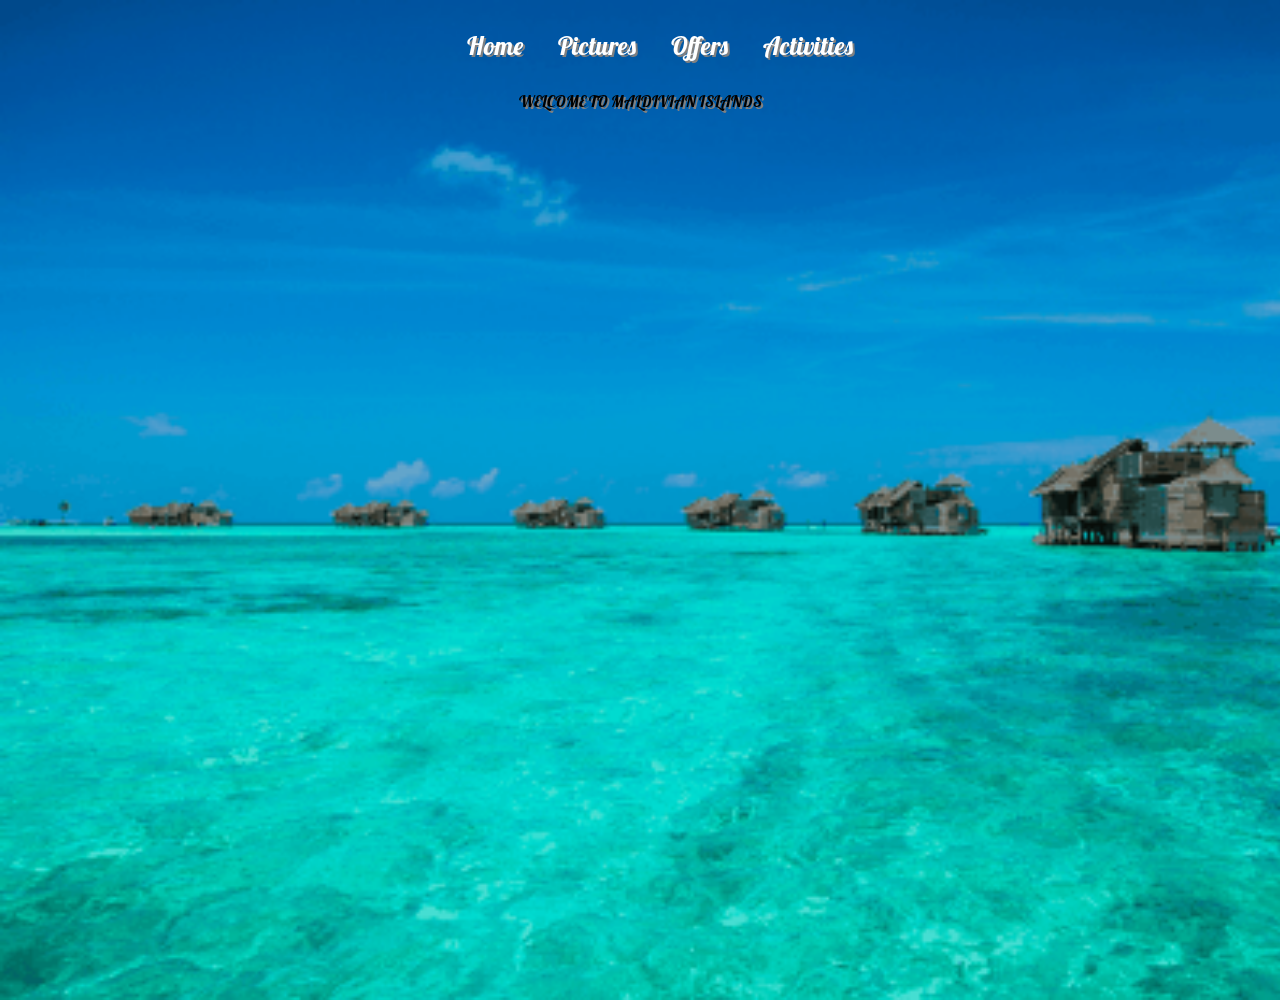
<file: Maldivian/index.html>
<!DOCTYPE html>
<html>
<head><link rel="stylesheet" type="text/css" href="main.css">
<link href="https://fonts.googleapis.com/css?family=Lobster" rel="stylesheet">
  <title></title>
</head>
<body>
 <div class="mainText"></div>
  <div class="main">   
    <div class="navbar">
     <ul>
     <li><a href="index.html" class="active">Home</a></li>
     <li><a href= class="active">Pictures</a></li>
     <li class = "dropdown"><a class="dropbtn" href="#">Offers</a>
        <div class="content">
          <a href="Offers.html"><xxxxxxxx</a>
          <a href="Offers.html"></a>
       </div>
      </li>
         <li><a href="slideshow.html">Activities</a></li>
   </ul>
       

       <div id="maintext">WELCOME TO MALDIVIAN ISLANDS</div>

       <div class="video">
       <iframe width="560" height="315" src="https://www.youtube.com/embed/hwJ6EgBUnnU" frameborder="0" allowfullscreen></iframe>
      </div>
      
      <div class="text2">
         <div class="text"><h1></h1>
         
      </div>
    
</body>
</html>
</file>
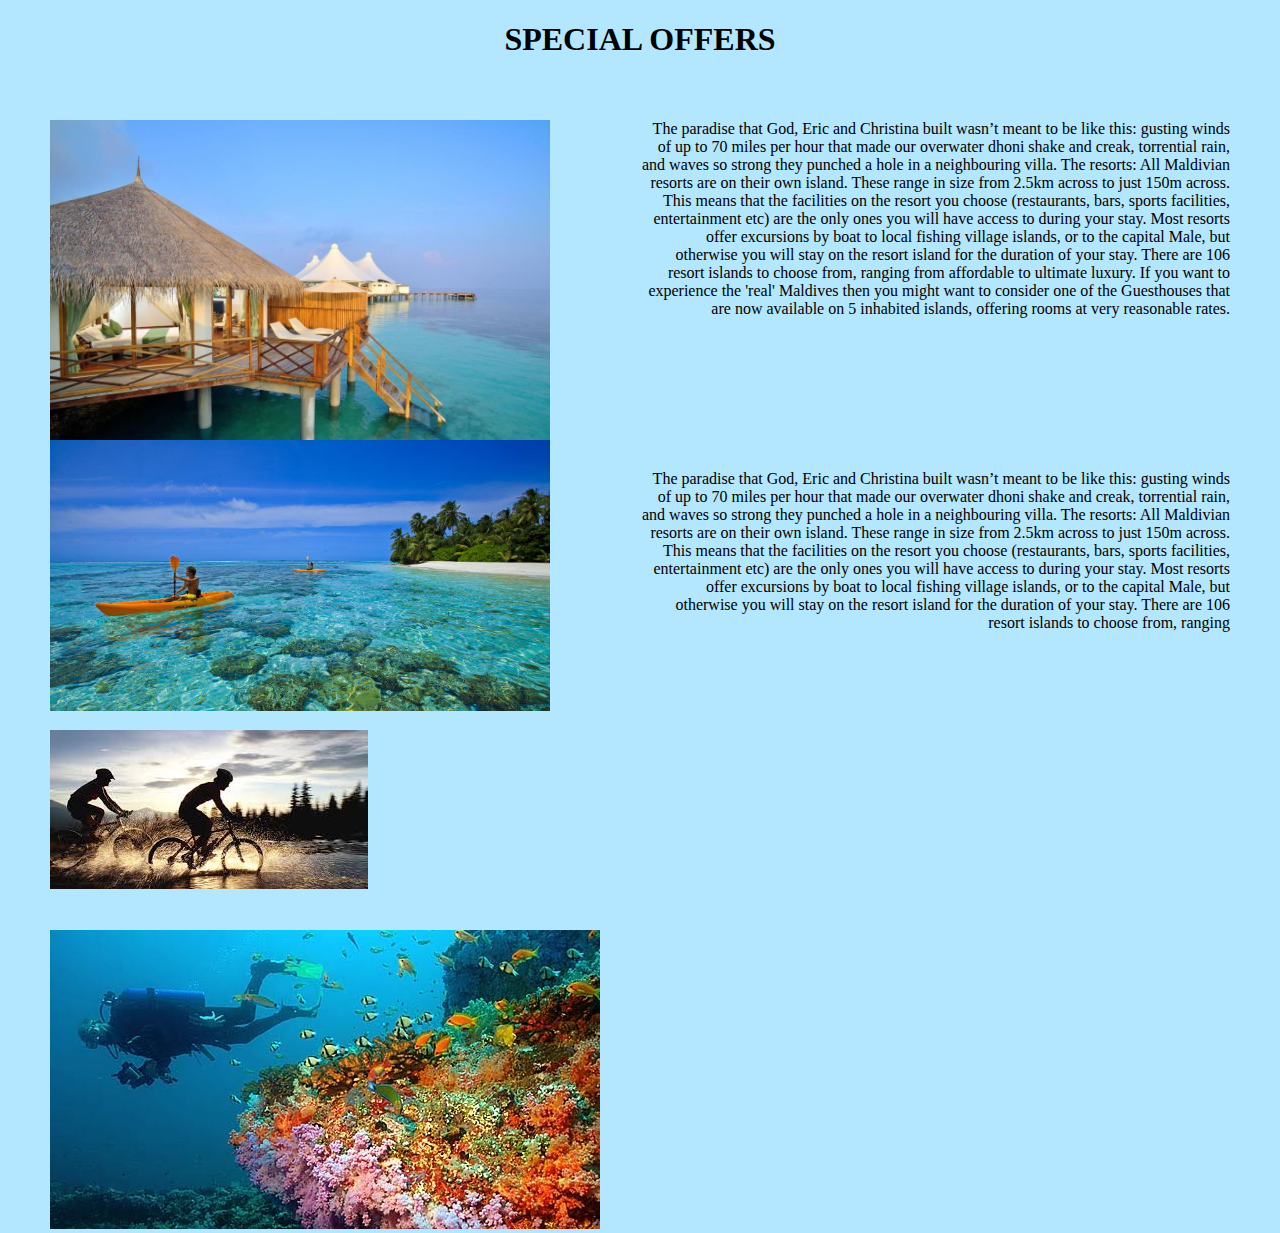
<file: Maldivian/offers.html>
<!DOCTYPE html>
<html>
<head>
<link rel="stylesheet" type="text/css" href="offers.css">
	<title>Offers</title>
</head>
<body>
     <div><h1 id="header">SPECIAL OFFERS</h1></div>
     <div class="container">
    	<div class="sport" id="one">
    		<img src="second.jpeg" width="500px" height="350px">
    	</div>
    	<div class="two">
    		The paradise that God, Eric and Christina built wasn’t meant to be like this: gusting winds of up to 70 miles per hour that made our overwater dhoni shake and creak, torrential rain, and waves so strong they punched a hole in a neighbouring villa.
    		The resorts: All Maldivian resorts are on their own island. These range in size from 2.5km across to just 150m across. This means that the facilities on the resort you choose (restaurants, bars, sports facilities, entertainment etc) are the only ones you will have access to during your stay. Most resorts offer excursions by boat to local fishing village islands, or to the capital Male, but otherwise you will stay on the resort island for the duration of your stay. There are 106 resort islands to choose from, ranging from affordable to ultimate luxury. If you want to experience the 'real' Maldives then you might want to consider one of the Guesthouses that are now available on 5 inhabited islands, offering rooms at very reasonable rates.
    	</div>
       </div>

    <div class="three">
       	<div class="sport" id="pickayak"><img src="kayaking.jpeg"></div>
    
    	<div class="p2">
    		The paradise that God, Eric and Christina built wasn’t meant to be like this: gusting winds of up to 70 miles per hour that made our overwater dhoni shake and creak, torrential rain, and waves so strong they punched a hole in a neighbouring villa.
    		The resorts: All Maldivian resorts are on their own island. These range in size from 2.5km across to just 150m across. This means that the facilities on the resort you choose (restaurants, bars, sports facilities, entertainment etc) are the only ones you will have access to during your stay. Most resorts offer excursions by boat to local fishing village islands, or to the capital Male, but otherwise you will stay on the resort island for the duration of your stay. There are 106 resort islands to choose from, ranging 
    	</div>

    
      </div>


       <div class="sport" id="pichike"><img src="picbike1.jpeg"></div>
       
       
       	<div class="sport" id="pikswim"><img src="picswim1.jpeg"></div>
       			
     
      
      
       </div>
     </div>
    </div>

</body>
</html>
</file>
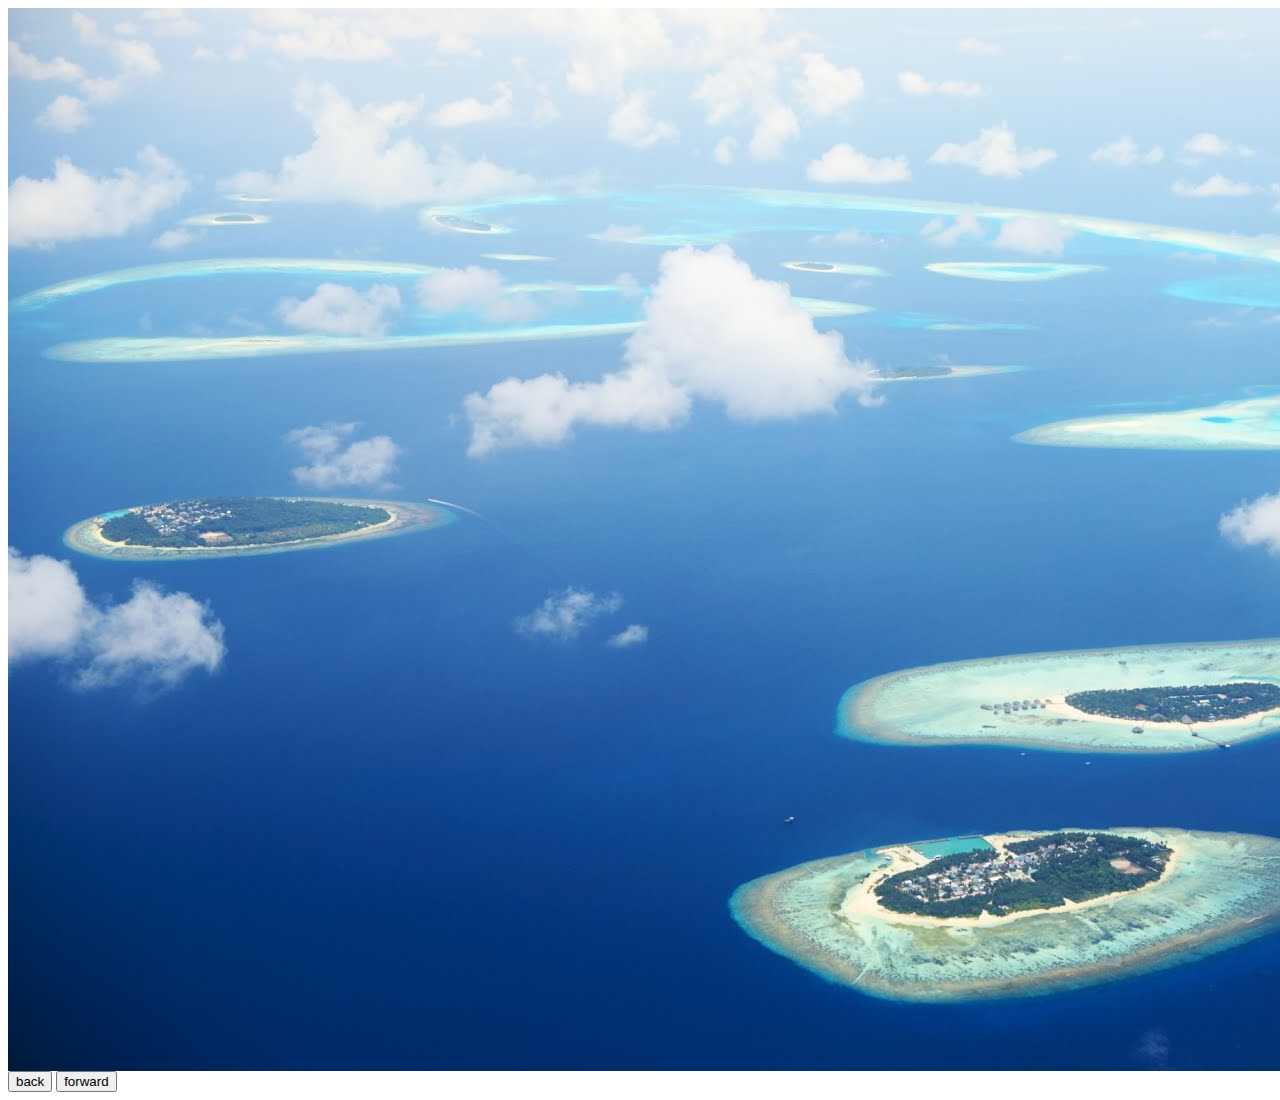
<file: Maldivian/proba.html>
<!DOCTYPE html>
<html>
<head>
  <title></title>
</head>
<body>


<div class="main">
  <img class="slide" src="allislands.jpeg" alt="">
  <img class="slide" src="house.jpeg" alt="">
  <img class="slide" src="maldiviancal.jpeg" alt="">
  <img class="slide" src="map.jpeg" alt="">
  <img class="slide" src="pool.jpeg" alt=""><img class="slide" src="second.jpeg" alt="">
<div class="button">
  <button onclick="plusDiv(-1)">back</button>
  <button onclick="plusDiv(1)">forward</button>
    </div>
</div>

</body>
</html>

<script type="text/javascript">

 var slideIndex= 1;
        showDivs(slideIndex);

        function plusDivs(n){
            showDivs(slideIndex+=n);
        }
        function showDivs(n){
            var i;
            var x= document.getElementsByClassName("slide");
            if(n>x.length){slideIndex = 1}
            if(n<1){slideIndex= x.length}
            for(i=0; i<x.length;i++){
                x[i].style.display = "none"
            }
            x[slideIndex-1].style.display= "block";
        }
       </script>
</file>
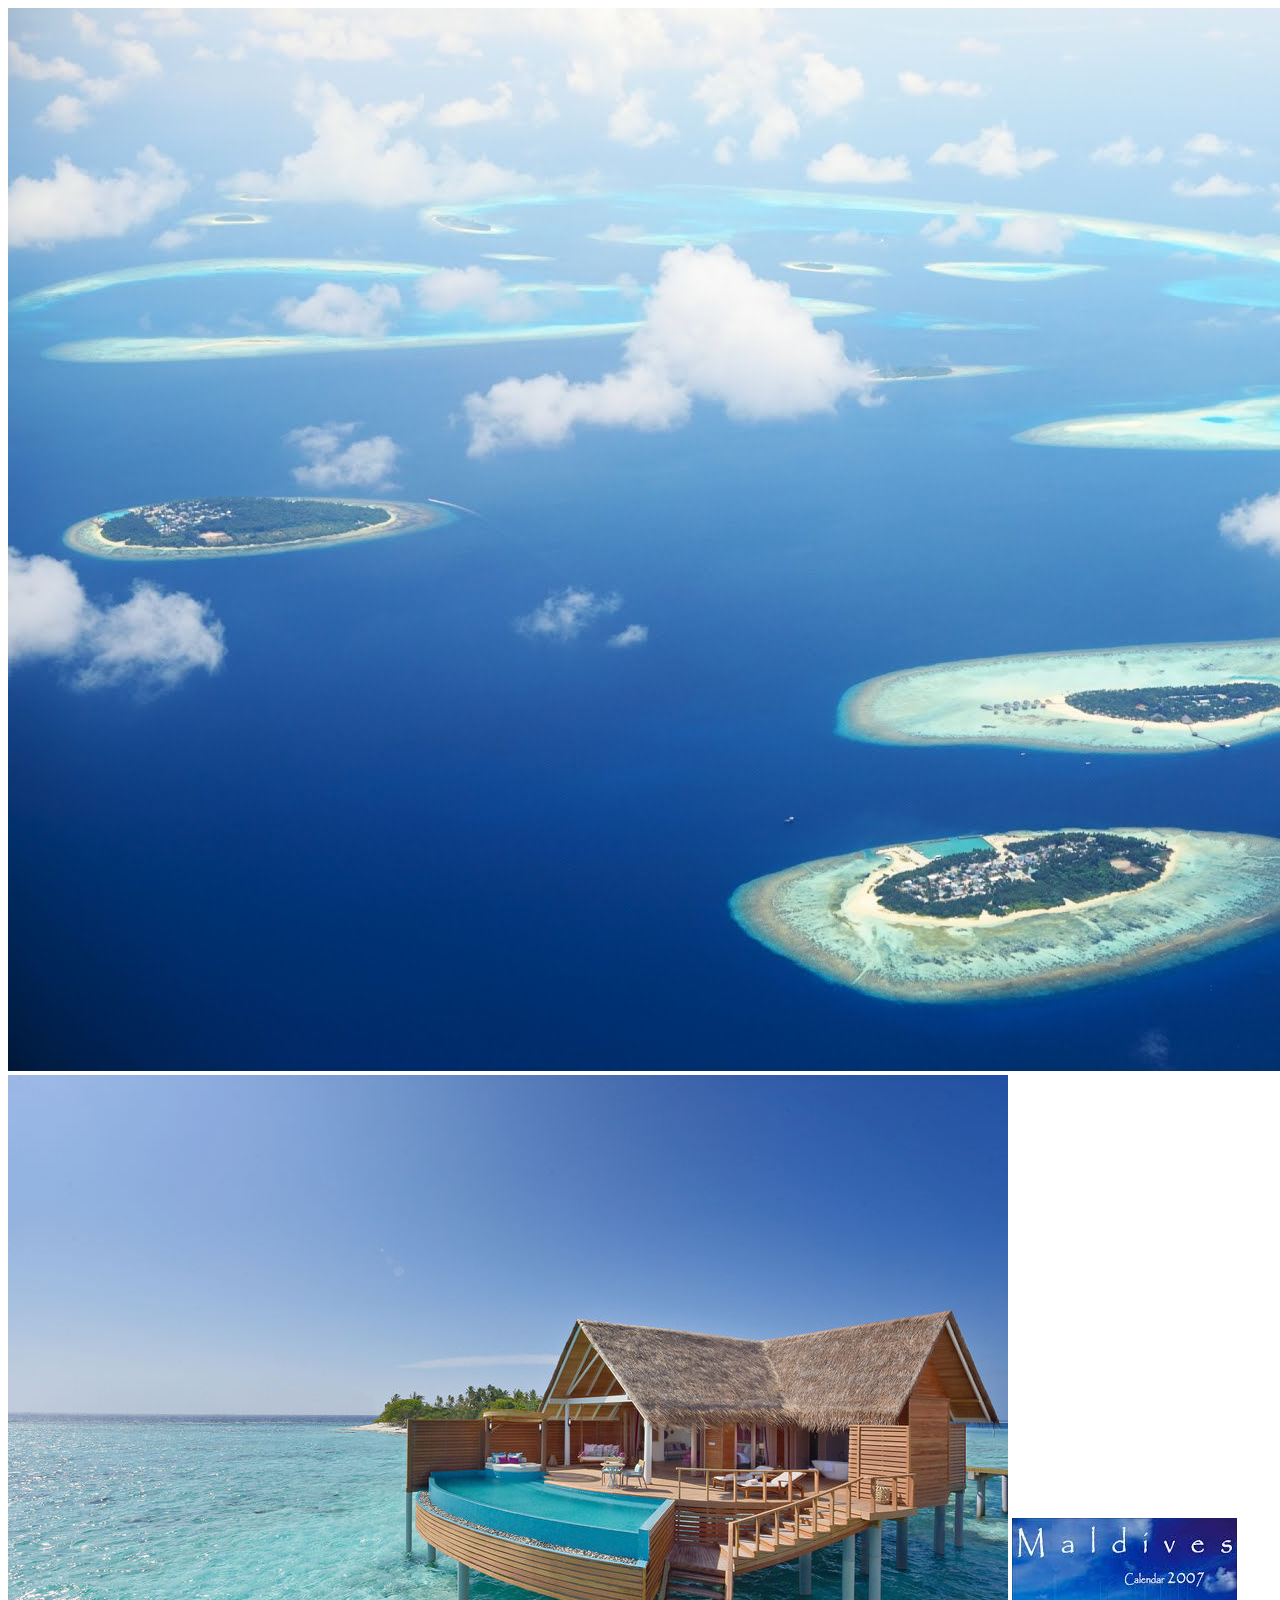
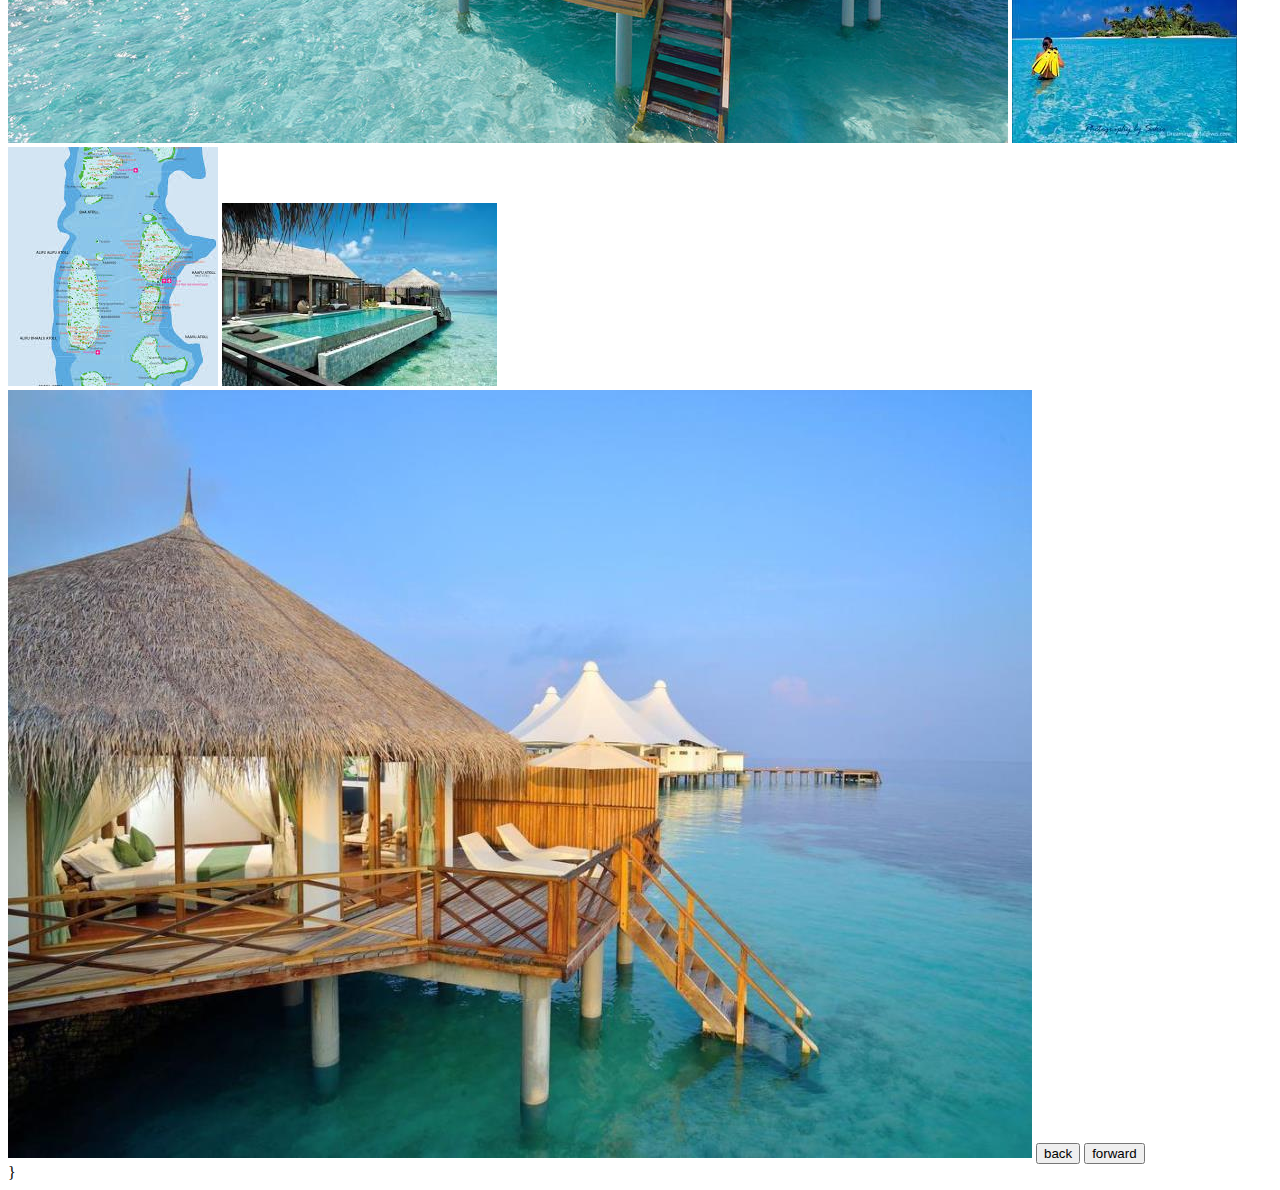
<file: Maldivian/secondpage.html>
<!DOCTYPE html>
<html>
<head>
	<title>Slideshow</title>
</head>
<body>
	<div class="main">
<img class="slide" src="allislands.jpeg" alt="">
<img class="slide" src="house.jpeg" alt="">
<img class="slide" src="maldiviancal.jpeg" alt="">
<img class="slide" src="map.jpeg" alt="">
<img class="slide" src="pool.jpeg" alt="">
<img class="slide" src="second.jpeg" alt="">
<button onclick="plusDiv(-1)">back</button>
<button onclick="plusDiv(1)">forward</button>
    </div>

<script type="text/javascript">
  
  <script type="text/javascript">
    var slideIndex = 1;
    showDivs(slideIndex);
    function plusDivs(n) {
        showDivs(slideIndex += n)
    }
    function showDivs(n) {
        var i = 0;
        var x = document.getElementsByClassName("slide");
        if (n > x.length) {
            slideIndex = 1;
        }
        if (n < 1) {
            slideIndex = x.length
        }
        while(i < x.length) {
            x[i].style.display = "none";
            i++;
        }
        x[slideIndex-1].style.display = "block";
    }
</script>
  }


</script>
</body>
</html>
</file>
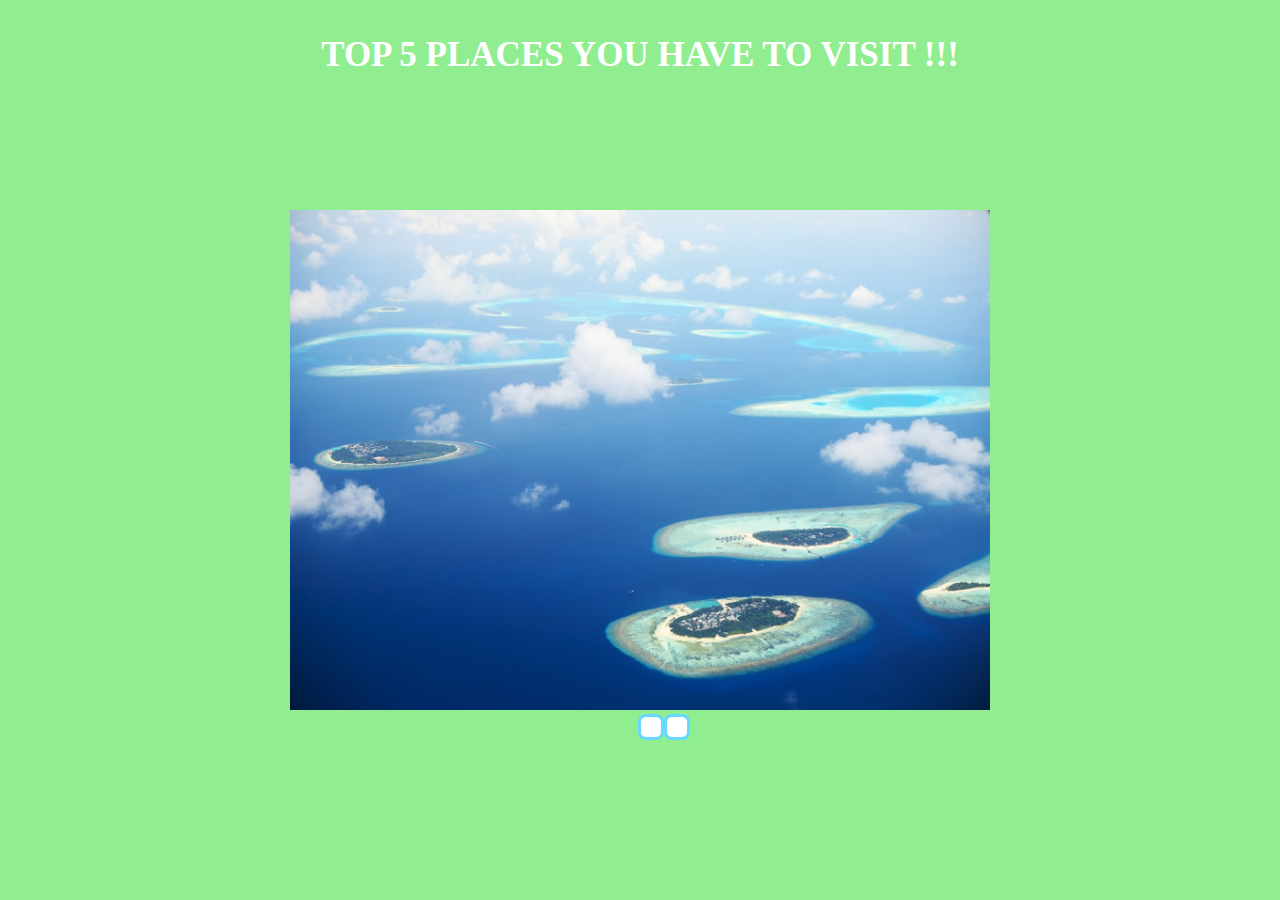
<file: Maldivian/slideshow.html>
<!DOCTYPE html>
<html>
<head><link href="https://fonts.googleapis.com/css?family=Lobster" rel="stylesheet">
<link rel="stylesheet" type="text/css" href="slaidshow.css">
	<title></title>

</head>
<body>
<div class="header">
	<p>TOP 5 PLACES YOU HAVE TO VISIT !!!</p>
</div>
  <div class="slideshow">
	<div class="slide" id="pic1"><img src="allislands.jpeg"></div>
     <div class="slide" id="pic2"><img src="house.jpeg"></div>
    <div class="slide" id="pic3"><img src="jar.jpeg"></div>
    <div class="slide" id="pic4"><img src="second.jpeg"></div>
     <button onclick="plusDivs(-1)"></button>
     <button onclick="plusDivs(1)"></button>
</div>
    



    <script type="text/javascript">
        var slideIndex = 1;
        showDivs(slideIndex);

        function plusDivs(n){
            showDivs(slideIndex+=n);
        }
        function showDivs(n){
            
            var x = document.getElementsByClassName("slide");
            if (n > x.length){slideIndex = 1}
            if (n < 1){slideIndex = x.length}
            var i = 0;
            while (i<x.length){
                x[i].style.display = "none";
                i++;
            }
            x[slideIndex-1].style.display = "block";
        }
    </script>
    </div>
    <div class="secondIsland">
    	<div class="three"></div>
        <div class="four"></div>
        


    </body>
</html>
</file>
<file: Maldivian/main.css>
body{
      margin: 0;
      width: 1430px;
      height: 1000px;
      background-image: url('jar.jpeg') ;
      background-size: cover;
    }
    .main1{

    }
    .main{
      width: 100%;
      height: 100%;
    
    }
    .navbar{
    width: 100%;
    position: fixed;
    text-align: center;
    margin:0px;
    text-shadow: 2px 2px grey;
    font-family: 'Lobster';
    
   }
   ul li{ /* navigation bar*/
    display:inline;
    list-style: none;
    top: 160px;
    left: 0;
    right:0;
    margin:0px;
    padding: 0px;
   
    }
   ul{
    background-color: none; /*navigation bar -color*/
   }
   li a{
    display:inline-block;/* next to each other*/
    color:white;
    text-align:center;
    padding:14px 16px;
    text-decoration:none;/*no underline*/
    font-size: 25px;

   }
   li a:hover, .dropdown:hover{/*dropdown menu color*/
    background-color:none;
    box-shadow: 2px 2px white;
   }
   .dropdown{ /*bootsrap dd menu*/
    display:inline-block;
   }
   .content{ /*make it invisible*/
    display:none;
    position:absolute;
    background-color: none;
    min-width:160px;
    box-shadow:0 8px 16px 0 rgba(0,0,0,0.3);
   }
   .content a{
    color:white;
    padding: 12px 16px;
    text-decoration: none;
    display: block;
    text-align:left;
   }
   .content a:hover{
    background-color:rgba(0,0,0,.3);
   }
   .dropdown:hover .content{
    display:block;
   }
   
    .slideshow{
      position: fixed;
      width: 100px;
      height: 50px;
      display: flex;
      justify-content: center;
    }
    .slide{
      width: 700px;
      height: 500px;

    }
    .video{
      position: absolute;
      width: 200px;
      height: 160px;
      margin-left: 450px;
      margin-top: 100px;
      
    }
    .text{
    height: 50px;
    width: 350px;
    border-bottom: 2px;
    text-align: center;
    font-family: sans-serif;
    font-size: 15px;
    color:white;
    margin-top: 100px;
   }
    #maintext2{
      font-size: 40px;
      font-family: 'Lobster';
      color:white;
      margin-top: 100px;

    }
</file>
<file: Maldivian/offers.css>
body{
	background-color:  #b3e6ff;
	font-family: verdana;
	margin: 0 auto;

}
#header{
	text-align: center;
	padding-bottom: 40px;
}
.container{
	
	display : flex;
	
}
#one{
	margin-left: 50px;
	flex: 1;
    
}
.two{
	flex: 1;
	margin-right: 50px;
	text-align: right;
}
.three{
	display: flex;
}
#pickayak{
    flex: 1;
    margin-top: 120px;
    margin-left: 50px;
}
.p2{
	margin-top: 150px;
	flex: 1;
	text-align: right;
	margin-right: 50px;

}
.fourth{
	display: flex;
}
#picnature{
	flex:1;
}
.p4{
	flex: 1;
	margin-left: 200px;
	margin-bottom: 300px;
}
#pichike{
	margin-left: 50px;
	margin-top: 90px
}

#pikswim{
	margin-left: 50px;

}
#picnature{
	margin-left: 450px;
}
      


#beach{
	margin-top: 700px;
}

  .sport{
  	width: 300px;
  	height: 200px;
  }
</file>
<file: Maldivian/slaidshow.css>
body{
	margin: 0 auto ;
	width: 1200px;
    background: lightgreen;
}

.slideshow{
   width: 400px;
   height: 200px;
   position: absolute;
   margin-top: 100px;
   margin-left: 250px;
   border: 10px bold;

}   
.slideshow button{
    resize: 30px;
    background-color: white;
    color: #FFFFFF;
    float: right;
    background-position: center;
    padding: 10px;
    border: solid #66d9ff; 
    border-radius: 30%;

}

img{
	width: 700px;
	height: 500px;

}
.header{
	font-size: 35px;
    text-align: center;
    font-weight: bold;
    color:white;

}
</file>
